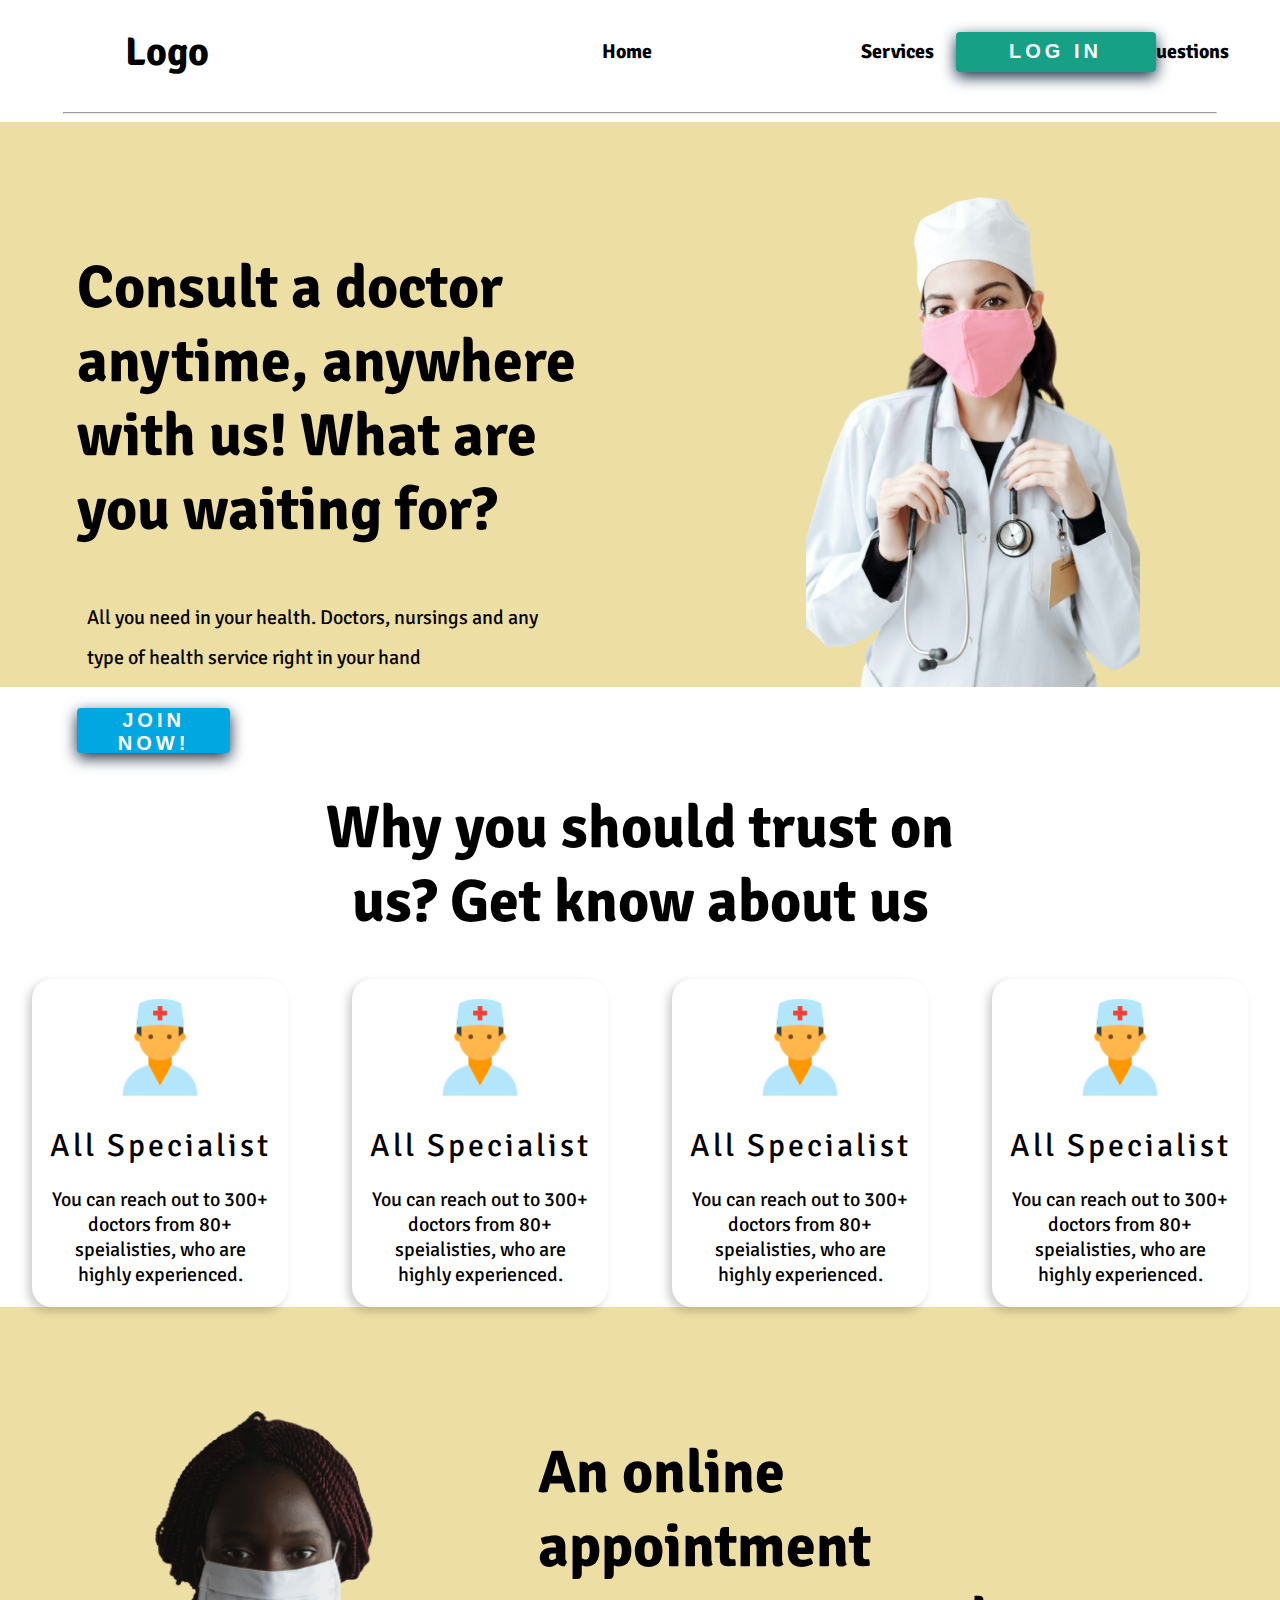
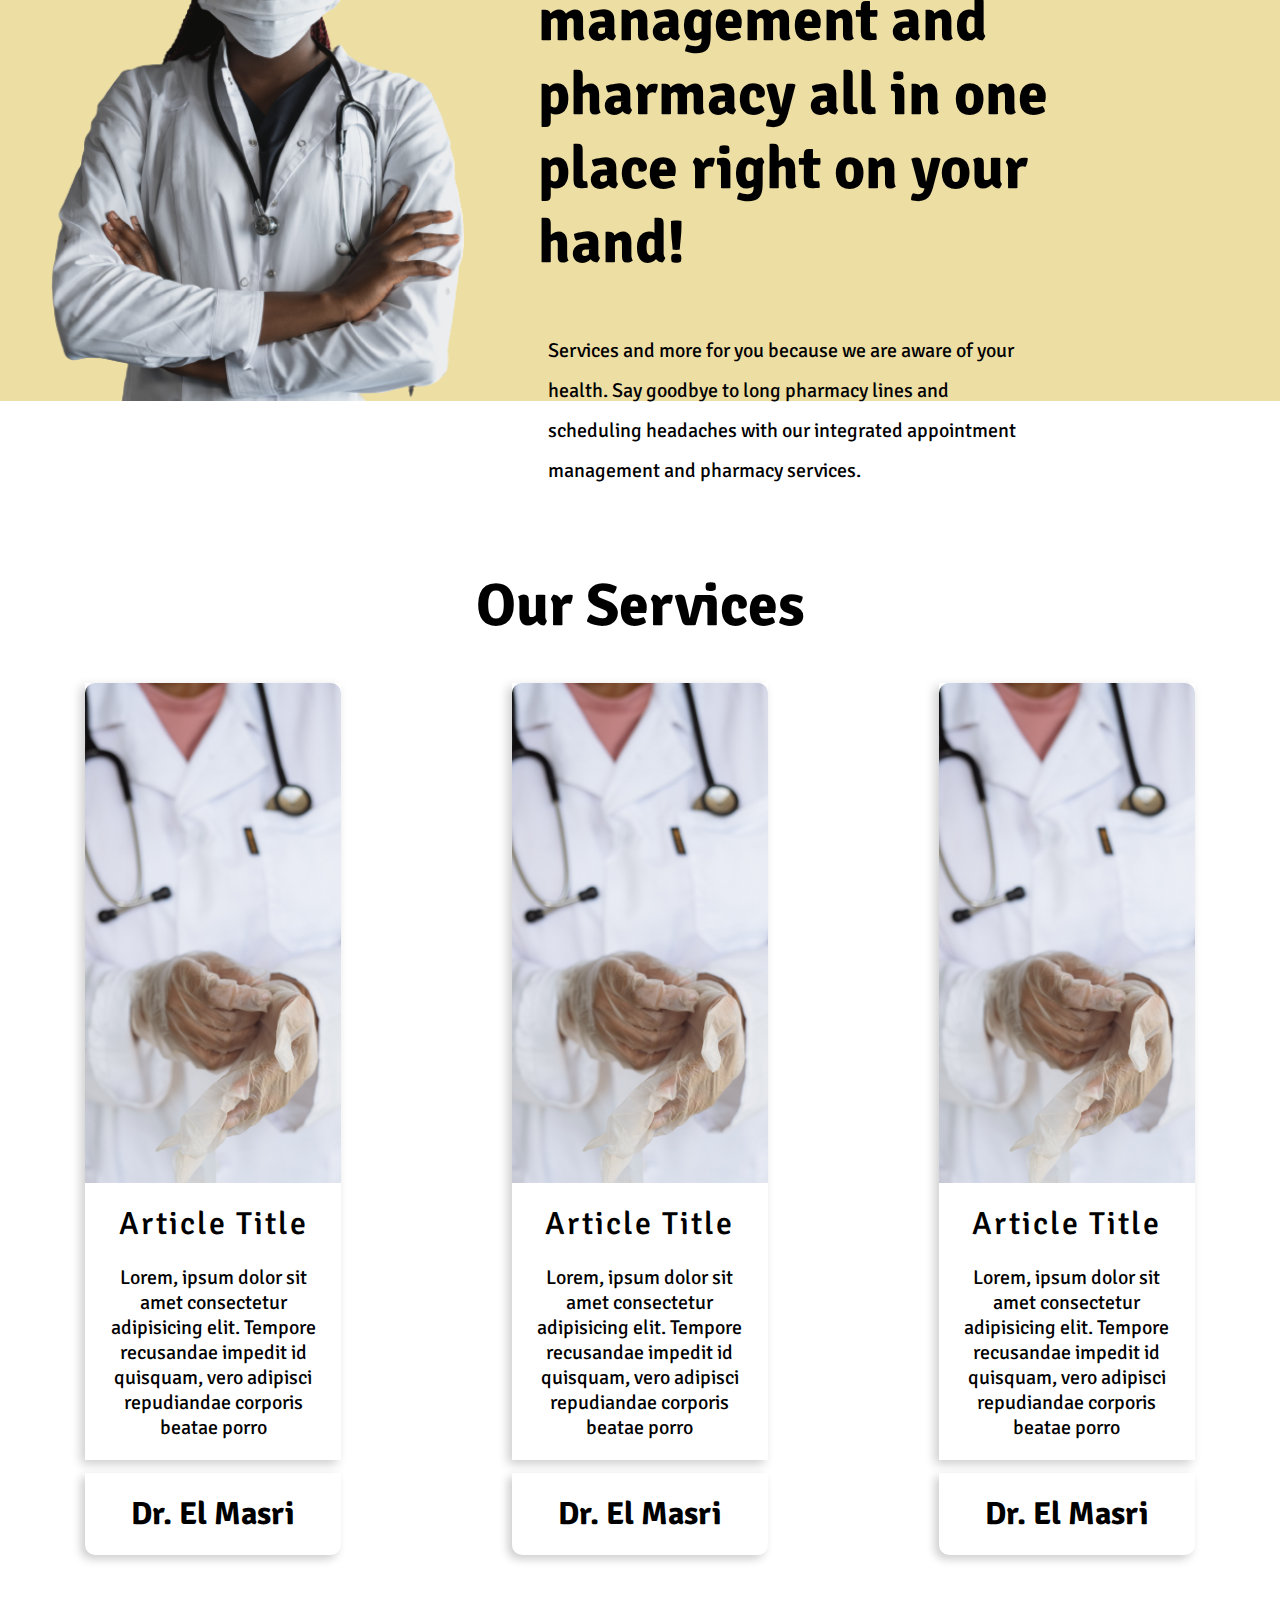
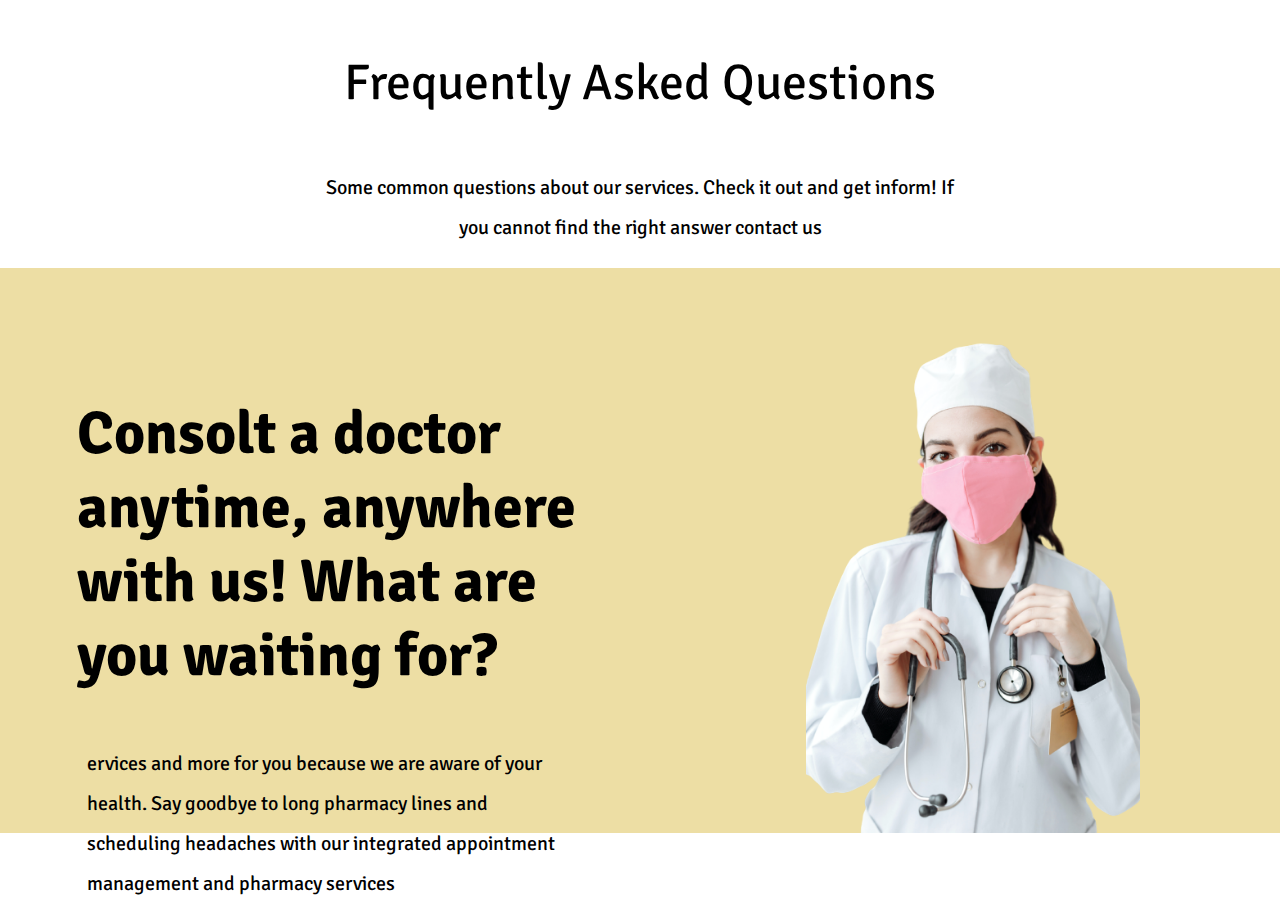
<file: index.html>
<!DOCTYPE html>
<html lang="en">
<head>
    <meta charset="UTF-8">
    <meta http-equiv="X-UA-Compatible" content="IE=edge">
    <meta name="viewport" content="width=device-width, initial-scale=1.0">
    <title>Hospital</title>
    <link rel="stylesheet" href="style.css">
</head>
<body>
    <header>
        <h1>Logo</h1>
        <ul>
            <li><a href="#">Home</a></li>
            <li><a href="#">Services</a></li>
            <li><a href="#">Questions</a></li>
        </ul>
        <button id="login" class="btn-effect">Log In</button>
    </header>
    <hr>
    <div class="header-welcome">
        <div class="header-text-section">
            <h1>Consult a doctor anytime, anywhere with us! What are you waiting for?</h1>
            <p>All you need in your health. Doctors, nursings and any 
                type of health service right in your hand</p>
                <button class="btn-effect">Join Now!</button>
        </div>
        <div class="header-img-section"></div>
    </div>
    <div class="transition-header">
        <h1>Why you should trust on us? Get know about us</h1>
    </div>
    <div class="header-list">
        <div class="list-component">
            <div class="icon"></div>
            <h1>All Specialist</h1>
            <p>You can reach out to 300+ doctors from 80+ speialisties, who are highly experienced.
            </p>
        </div>

        <div class="list-component">
            <div class="icon"></div>
            <h1>All Specialist</h1>
            <p>You can reach out to 300+ doctors from 80+ speialisties, who are highly experienced.
            </p>
        </div>

        <div class="list-component">
            <div class="icon"></div>
            <h1>All Specialist</h1>
            <p>You can reach out to 300+ doctors from 80+ speialisties, who are highly experienced.
            </p>
        </div>

        <div class="list-component">
            <div class="icon"></div>
            <h1>All Specialist</h1>
            <p>You can reach out to 300+ doctors from 80+ speialisties, who are highly experienced.
            </p>
        </div>
    </div>
    <div class="header-section2">
        <div class="section2-images"></div>
        <div class="header-text-section">
            <h1>An online appointment management and pharmacy all in one place right on your hand!</h1>
            <p>Services and more for you because we are aware of your health. 
                Say goodbye to long pharmacy lines and scheduling headaches 
                with our integrated appointment management and pharmacy services.</p>
        </div>
    </div>
    <div class="article-section">
        <div class="transition-header">
            <h1>Our Services</h1>
        </div>
        <div class="article-flex">
            <div class="article">
                <div class="img-article"></div>
                <h1>Article Title</h1>
                <p>Lorem, ipsum dolor sit amet consectetur adipisicing elit. 
                    Tempore recusandae impedit id quisquam, 
                    vero adipisci repudiandae corporis beatae porro
                </p>
            </div>
    
            <div class="article">
    
                <div class="img-article"></div>
                <h1>Article Title</h1>
                <p>Lorem, ipsum dolor sit amet consectetur adipisicing elit. 
                    Tempore recusandae impedit id quisquam, 
                    vero adipisci repudiandae corporis beatae porro
                </p>
            </div>
    
            <div class="article">
                <div class="img-article"></div>
                <h1>Article Title</h1>
                <p>Lorem, ipsum dolor sit amet consectetur adipisicing elit. 
                    Tempore recusandae impedit id quisquam, 
                    vero adipisci repudiandae corporis beatae porro
                </p>
            </div>
        </div>
        <div class="author-flex">
            <div class="author">
                <h1>Dr. El Masri</h1>
            </div>

            <div class="author">
                <h1>Dr. El Masri</h1>
            </div>

            <div class="author">
                <h1>Dr. El Masri</h1>
            </div>
        </div>
    </div>
    <div class="transition-header2">
        <h1>Frequently Asked Questions</h1>
        <p>Some common questions about our services. Check it out and get 
            inform! If you cannot find the right answer contact us</p>
    </div>
    <div class="header-welcome">
        <div class="header-text-section">
            <h1>Consolt a doctor anytime, anywhere with us! What are you waiting for?</h1>
            <p>ervices and more for you because we are aware of your health. 
                Say goodbye to long pharmacy lines and scheduling headaches 
                with our integrated appointment management and pharmacy services
            </p>
        </div>
        <div class="header-img-section"></div>
    </div>
    
    <script src="script.js"></script>
</body>
</html>
</file>
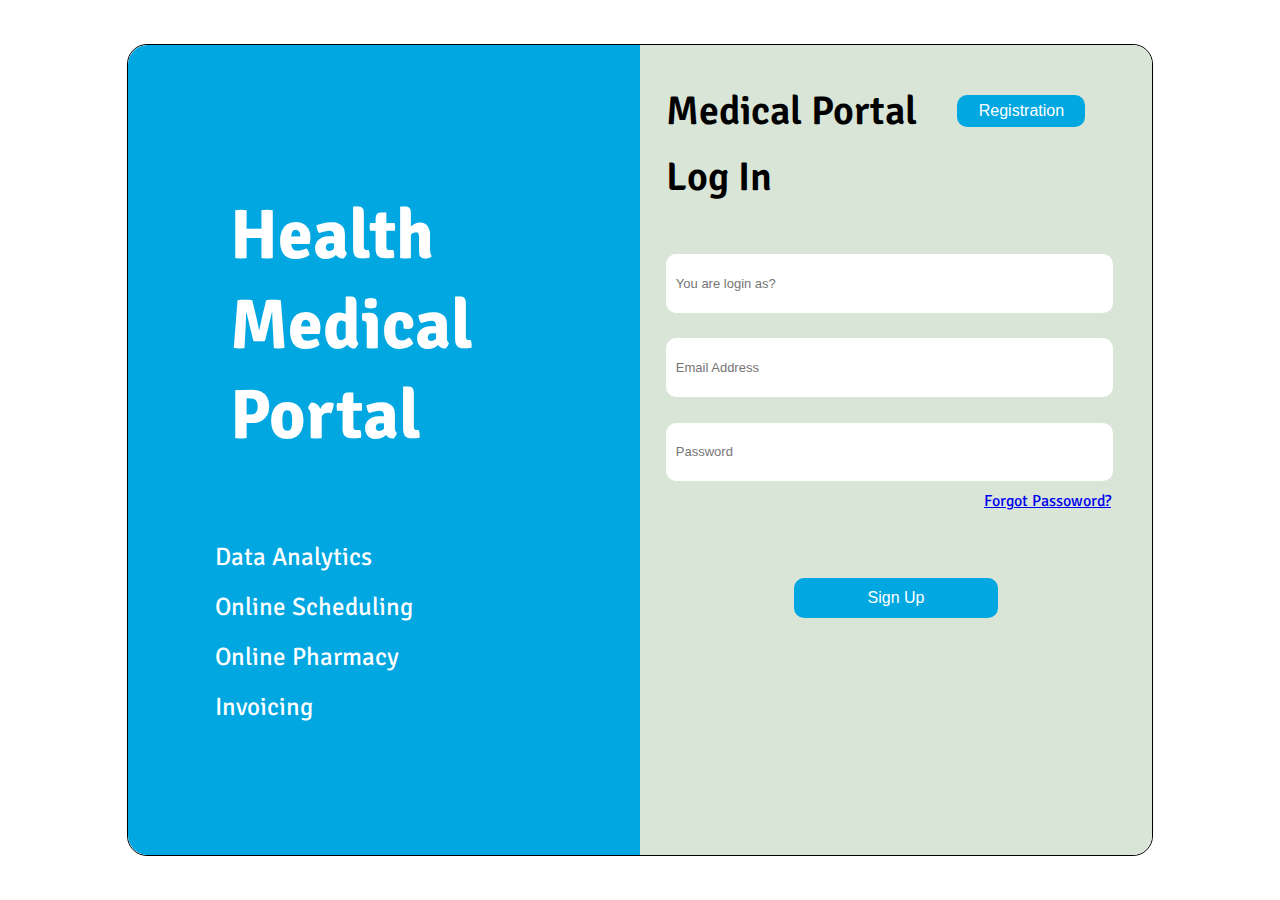
<file: pages/login.html>
<!DOCTYPE html>
<html lang="en">
<head>
    <meta charset="UTF-8">
    <meta http-equiv="X-UA-Compatible" content="IE=edge">
    <meta name="viewport" content="width=device-width, initial-scale=1.0">
    <title>Login</title>
    <link rel="stylesheet" href="../style/login.css">
</head>
<body>
    <div class="container">
        <div class="registration-container">
            <div class="registration-bg">
                <h1>Health Medical Portal</h1>
                <ul>
                    <li>Data Analytics</li>
                    <li>Online Scheduling</li>
                    <li>Online Pharmacy</li>
                    <li>Invoicing</li>
                </ul>
            </div>
            <div class="registration-input-section">
                <div class="top-section">
                    <p>Medical Portal</p>
                    <button type="button">Registration</button>
                </div>
                <h1>Log In</h1>
                <input type="text" placeholder="You are login as?">
                <input type="text" placeholder="Email Address" class="input-email">
                <input type="text" placeholder="Password" class="input-email">
                <div class="register-name">
                    <a href="#">Forgot Passoword?</a>
                </div>
                <div class="button-section">
                    <button type="button">Sign Up</button>
                </div>
            </div>
        </div>
    </div>
    
</body>
</html>
</file>
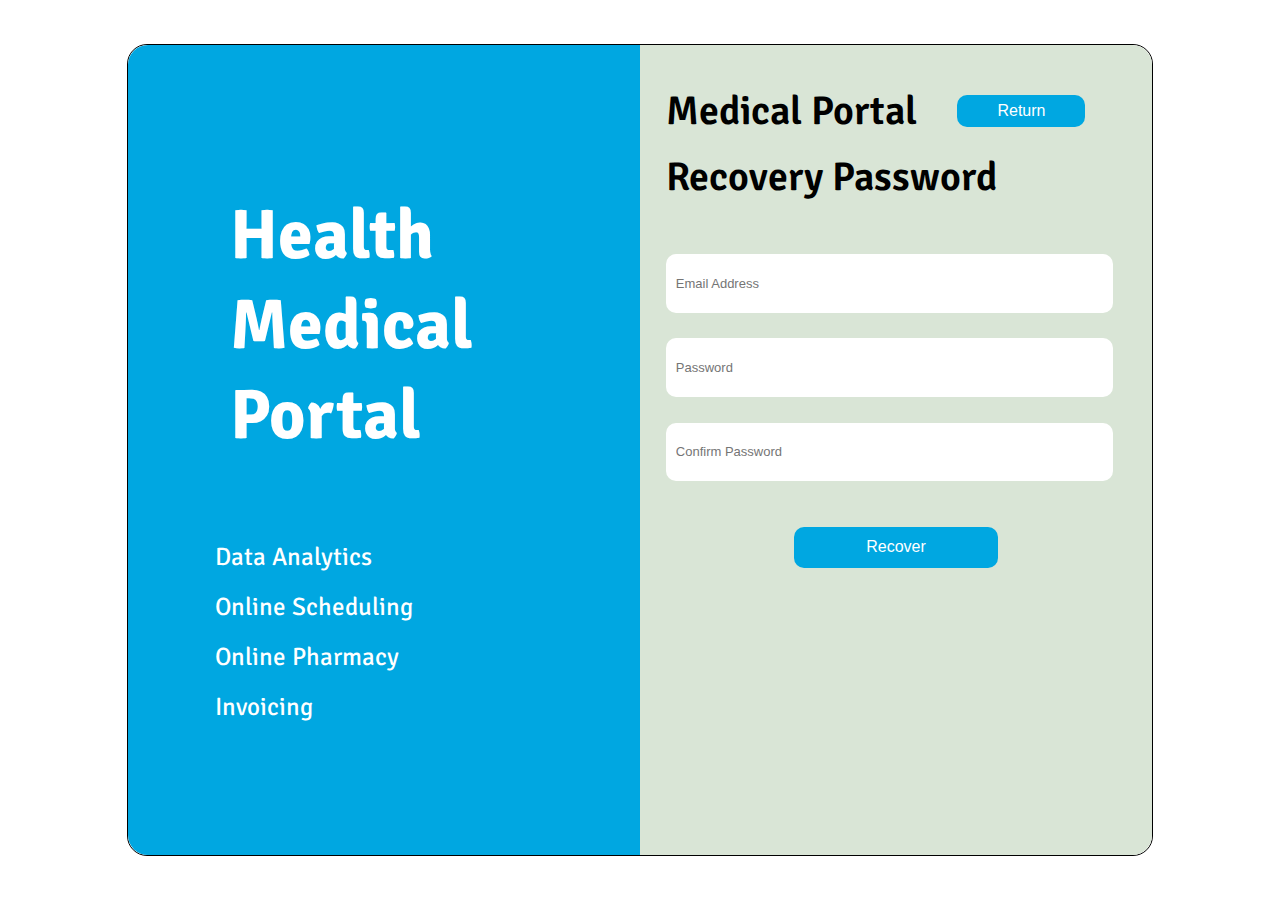
<file: pages/recovery_password.html>
<!DOCTYPE html>
<html lang="en">
<head>
    <meta charset="UTF-8">
    <meta http-equiv="X-UA-Compatible" content="IE=edge">
    <meta name="viewport" content="width=device-width, initial-scale=1.0">
    <title>Recovery Password</title>
    <link rel="stylesheet" href="../style/recovery_password.css">
</head>
<body>
    <div class="container">
        <div class="registration-container">
            <div class="registration-bg">
                <h1>Health Medical Portal</h1>
                <ul>
                    <li>Data Analytics</li>
                    <li>Online Scheduling</li>
                    <li>Online Pharmacy</li>
                    <li>Invoicing</li>
                </ul>
            </div>
            <div class="registration-input-section">
                <div class="top-section">
                    <p>Medical Portal</p>
                    <button type="button">Return</button>
                </div>
                <h1>Recovery Password</h1>
                <input type="text" placeholder="Email Address">
                <input type="text" placeholder="Password" class="input-email">
                <input type="text" placeholder="Confirm Password" class="input-email">
                <div class="button-section">
                    <button type="button">Recover</button>
                </div>
            </div>
        </div>
    </div>
    
</body>
</html>
</file>
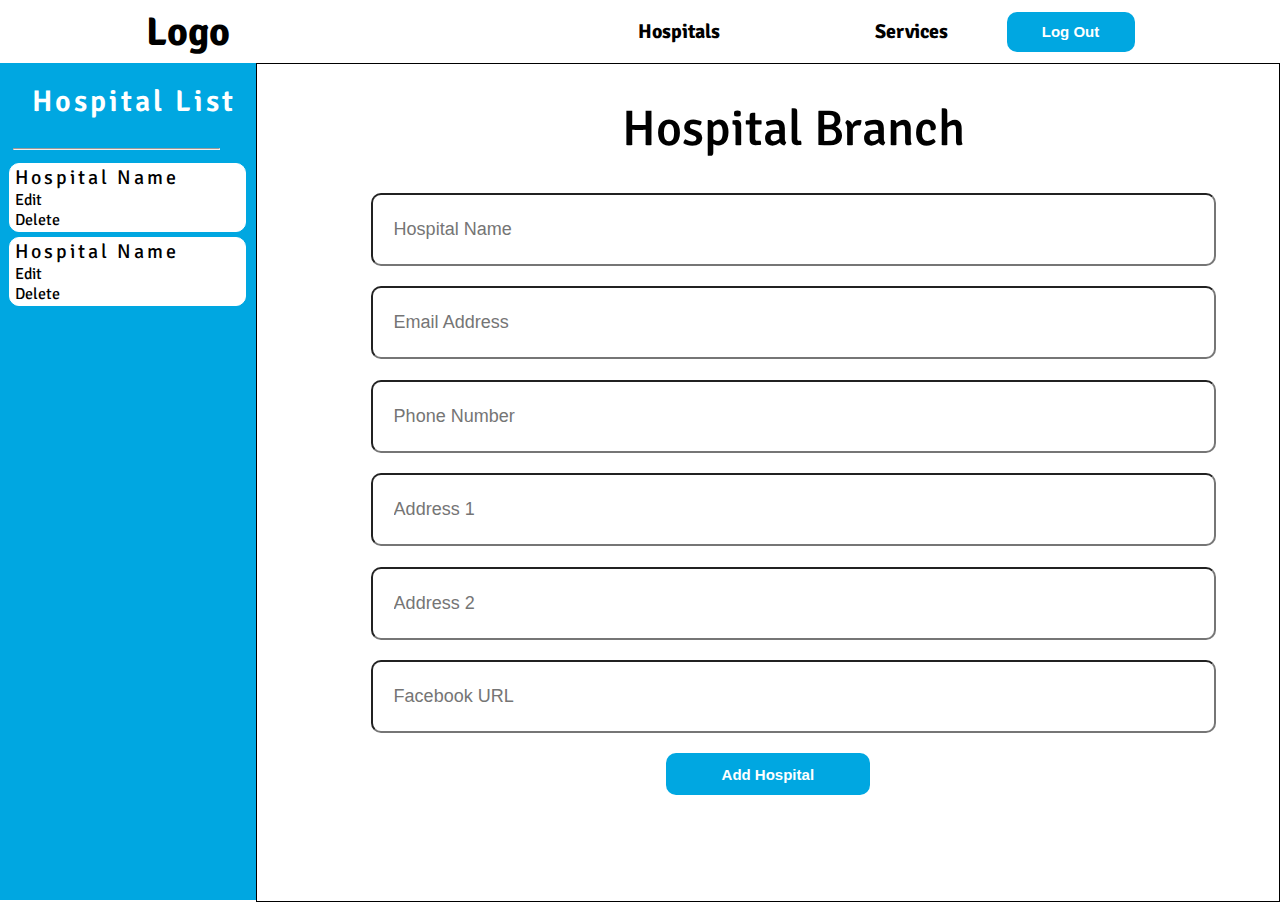
<file: admin_site/pages/dashboard.html>
<!DOCTYPE html>
<html lang="en">
<head>
    <meta charset="UTF-8">
    <meta http-equiv="X-UA-Compatible" content="IE=edge">
    <meta name="viewport" content="width=device-width, initial-scale=1.0">
    <title>Admin Dashboard</title>
    <link rel="stylesheet" href="../style/dashboard.css">
</head>
<body>
    <header>
        <h1>Logo</h1>
        <ul>
            <li><a href="#">Hospitals</a></li>
            <li><a href="#">Services</a></li>
        </ul>
        <button>Log Out</button>
    </header>
    <div class="wrapper">
        <div class="list-hospitals">
            <h1>Hospital List</h1>
            <hr>
            <div class="hospital-component">
                <h1>Hospital Name</h1>
                <p>Edit</p>
                <p>Delete</p>
            </div>

            <div class="hospital-component">
                <h1>Hospital Name</h1>
                <p>Edit</p>
                <p>Delete</p>
            </div>
        </div>
        <div class="add-hospital">
            <h1>Hospital Branch</h1>
            <input type="text" placeholder="Hospital Name">
            <input type="text" placeholder="Email Address">
            <input type="text" placeholder="Phone Number">
            <input type="text" placeholder="Address 1">
            <input type="text" placeholder="Address 2">
            <input type="text" placeholder="Facebook URL">
            <button>Add Hospital</button>
        </div>
    </div>
    
</body>
</html>
</file>
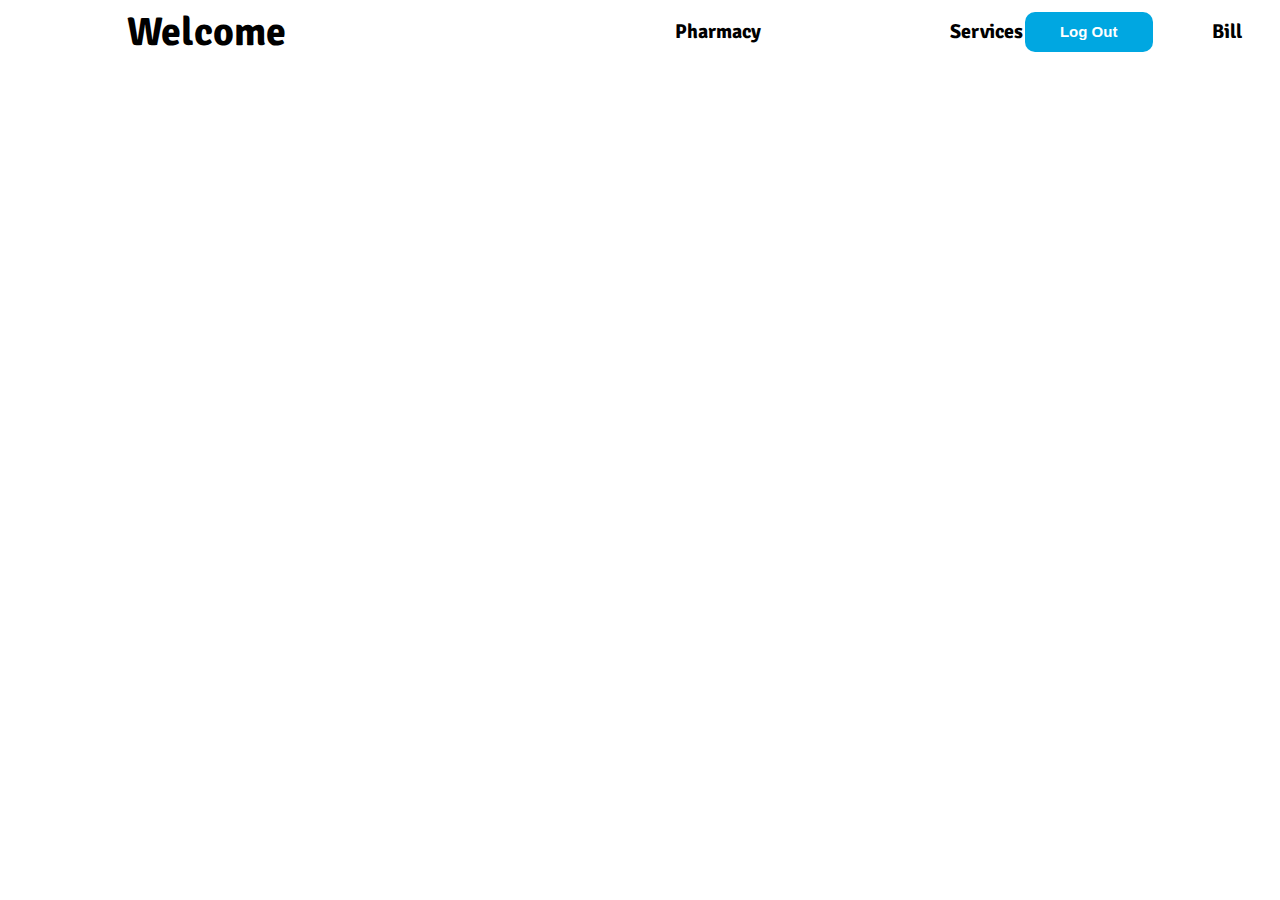
<file: patient_site/pages/bill.html>
<!DOCTYPE html>
<html lang="en">
<head>
    <meta charset="UTF-8">
    <meta http-equiv="X-UA-Compatible" content="IE=edge">
    <meta name="viewport" content="width=device-width, initial-scale=1.0">
    <title>Bill Page</title>
    <link rel="stylesheet" href="../style/bill.css">
</head>
<body>
    <header>
        <h1>Welcome</h1>
        <ul>
            <li><a href="../pages/patient_dashboard.html">Pharmacy</a></li>
            <li><a href="../pages/services.html">Services</a></li>
            <li><a href="../pages/bill.html">Bill</a></li>
        </ul>
        <button>Log Out</button>
    </header>
    
</body>
</html>
</file>
<file: style.css>
@import url('https://fonts.googleapis.com/css2?family=Bebas+Neue&family=Inter:wght@700;800;900&family=Orbitron:wght@500;900&family=Oswald:wght@200;300;500;600&family=Shantell+Sans:ital,wght@0,500;1,600&family=Signika:wght@300;400;500;600;700&display=swap');
body{
    margin: 0;
    padding: 0;
    font-family: 'Signika';
}
header{
    width: 100%;
    display: flex;
    justify-content: space-around;
    align-items: center;
}
header h1{
    font-size: 40px;

}
ul{
    display: flex;
    justify-content: space-around;
}
li{
    list-style: none;
    margin-left: 50%;
    margin-right: 50%;
    font-size: 20px;
    font-weight: bold;
}
li a{
    text-decoration: none;
    color: black;
}
button{
    width: 10%;
    height: 40px;
    border-radius: 10px;
    border: none;
    font-size: 15px;
    font-weight: bold;
    background-color: #00A7E1;
    color: white;
}
hr{
    width: 90%;
}
.header-welcome{
    width: 100%;
    display: flex;
    justify-content: space-around;
    background-color: #EDDEA4;
    padding-top: 5%;
}
.header-text-section{
    width: 40%;
    height: 50vh;
    padding: 2%;
}
.header-text-section h1{
    font-size: 60px;
}
.header-text-section p {
    font-size: 20px;
    padding: 2%;
    line-height: 40px;
}
.header-text-section button{
    width: 30%;
    height: 10%;
    background-color: #00A7E1;
    color: white;
}
.header-img-section{
    width: 40%;
    background-image: url(assets/header.png);
    background-position: center;
    background-size: contain;
    background-repeat: no-repeat;
}
.transition-header{
    width: 100%;
    display: flex;
    justify-content: center;
    align-items: center;
    
    padding-top: 5%;
}
.transition-header h1{
    font-size: 60px;
    width: 50%;
    text-align: center;
}
.header-list{
    display: flex;
    justify-content: space-around;
    width: 100%;
}
.list-component{
    display: flex;
    flex-direction: column;
    justify-content: center;
    align-items: center;
    width: 20%;
    box-shadow: -4px 4px 10px rgba(0, 0, 0, 0.2);
    border-radius: 20px;
}
.list-component .icon{
    width: 30%;
    height: 100px;
    background-image: url(assets/doctor-icon.png);
    background-position: center;
    background-size: cover;
    background-repeat: no-repeat;
    padding-top: 5%;
    margin-top: 5%;
}
.list-component h1{
    font-weight: 400;
    letter-spacing: 3px;
}
.list-component p{
    font-size: 20px;
    padding-left: 7%;
    padding-right: 7%;
    text-align: center;
    margin-top: 0;
}
.header-section2{
    width: 100%;
    display: flex;
    padding-top: 5%;
    background-color: #EDDEA4;
}
.section2-images{
    width: 40%;
    height: 70vh;
    background-image: url(assets/header2.png);
    background-position: center;
    background-size: contain;
    background-repeat: no-repeat;
}
.article-section{
    width: 100%;
    padding-top: 5%;
}
.article-flex{
    display: flex;
    justify-content: space-around;
}
.article{
    width: 20%;
    display: flex;
    flex-direction: column;
    align-items: center;
    box-shadow: -4px 4px 10px rgba(0, 0, 0, 0.2);
}
.img-article{
    width: 100%;
    height: 500px;
    background-image: url(assets/article1.jpg);
    background-position: center;
    background-size: cover;
    background-repeat: no-repeat;
    justify-content: center;
    border-radius: 10px 10px 0 0;
}
.article h1{
    font-weight: 500;
    letter-spacing: 2px;
}
.article p{
    font-size: 20px;
    padding-left: 7%;
    padding-right: 7%;
    text-align: center;
    margin-top: 0;
}
.author-flex{
    padding-top: 1%;
    width: 100%;
    display: flex;
    justify-content: space-around;
}
.author{
    width: 20%;
    display: flex;
    flex-direction: column;
    align-items: center;
    border-radius: 0 0 10px 10px;
    box-shadow: -4px 4px 10px rgba(0, 0, 0, 0.2);
}
.transition-header2{
    width: 100%;
    display: flex;
    flex-direction: column;
    justify-content: center;
    align-items: center;
    padding-top: 5%;
}
.transition-header2 h1{
    font-size: 50px;
    font-weight: 400;
    width: 50%;
    text-align: center;
}
.transition-header2 p{
    font-size: 20px;
    font-weight: 400;
    width: 50%;
    text-align: center;
    line-height: 40px;
}

.btn-effect {
    text-transform: uppercase;
    cursor: pointer;
    font-size: 20px;
    letter-spacing: 4px;
    position: relative;
    background-color: #16a085;
    border: none;
    color: #fff;
    width: 200px;
    transition-duration: 0.4s;
    overflow: hidden;
    box-shadow: 0 5px 15px #193047;
    border-radius: 4px;
  }
  
  .btn-effect:hover {
    background: #fff;
    box-shadow: 0px 2px 10px 5px #1abc9c;
    color: #000;
  }
  
  .btn-effect:after {
    content: "";
    background: #1abc9c;
    display: block;
    position: absolute;
    padding-top: 300%;
    padding-left: 350%;
    margin-left: -20px !important;
    margin-top: -120%;
    opacity: 0;
    transition: all 0.8s
  }
  
  .btn-effect:active:after {
    padding: 0;
    margin: 0;
    opacity: 1;
    transition: 0s
  }
  
  .btn-effect:focus { outline:0; }
</file>
<file: style/login.css>
@import url('https://fonts.googleapis.com/css2?family=Bebas+Neue&family=Inter:wght@700;800;900&family=Orbitron:wght@500;900&family=Oswald:wght@200;300;500;600&family=Shantell+Sans:ital,wght@0,500;1,600&family=Signika:wght@300;400;500;600;700&display=swap');
body{
    margin: 0;
    padding: 0;
    font-family: 'Signika';
}
.container{
    width: 100%;
    height: 100vh;
    display: flex;
    justify-content: center;
    align-items: center;
    
}
.registration-container{
    border: 1px solid black;
    width: 80%;
    height: 90vh;
    display: flex;
    border-radius: 20px;
}
.registration-bg{
    background-color: #00A7E1;
    border-radius: 20px 0 0 20px;
    width: 50%;
    display: flex;
    flex-direction: column;
    justify-content: center;
    align-items: center;
}
.registration-bg h1{
    font-size: 70px;
    width: 60%;
    line-height: 90px;
    color: white;
}
.registration-bg ul{
    font-size: 25px;
    list-style: none;
    line-height: 50px;
    color: white;
    padding-right: 35%;
}
.registration-input-section{
    width: 50%;
    background-color: #D9E5D6;
    border-radius: 0 20px 20px 0;
}
.top-section{
    display: flex;
    justify-content: space-between;
    align-items: center;
    height: 10%;
    padding-top: 5%;
}
.top-section p{
    font-size: 40px;
    font-weight: 600;
    padding-left: 5%;
}
.top-section button{
    width: 25%;
    height: 40%;
    font-size: medium;
    border-radius: 10px;
    border: none;
    background-color: #00A7E1;
    color: white;
    margin-right: 13%;
    cursor: pointer;
}
.registration-input-section > h1{
    font-size: 40px;
    font-weight: 600;
    margin-left: 5%;
    margin-top: 0;
}
.registration-input-section input{
    width: 85%;
    height: 7%;
    margin-left: 2%;
    border: none;
    border-radius: 10px;
    color: black;
    font-size: small;
    margin-left: 5%;
    margin-top: 5%;
    padding-left: 2%;
}
.register-name{
    display: flex;
    justify-content: flex-end;
    align-items: center;
    margin-bottom: 7%;
    width: 87%;
    height: 5%;
    margin-left: 5%;

}
.button-section{
    width: 100%;
    height: 10%;
    margin-top: 5%;
    display: flex;
    justify-content: center;
    align-items: center;
}
.button-section button{
    width: 40%;
    height: 50%;
    border: none;
    border-radius: 10px;
    background-color: #00A7E1;
    color: white;
    font-size: medium;
    cursor: pointer;
}
</file>
<file: style/recovery_password.css>
@import url('https://fonts.googleapis.com/css2?family=Bebas+Neue&family=Inter:wght@700;800;900&family=Orbitron:wght@500;900&family=Oswald:wght@200;300;500;600&family=Shantell+Sans:ital,wght@0,500;1,600&family=Signika:wght@300;400;500;600;700&display=swap');
body{
    margin: 0;
    padding: 0;
    font-family: 'Signika';
}
.container{
    width: 100%;
    height: 100vh;
    display: flex;
    justify-content: center;
    align-items: center;
    
}
.registration-container{
    border: 1px solid black;
    width: 80%;
    height: 90vh;
    display: flex;
    border-radius: 20px;
}
.registration-bg{
    background-color: #00A7E1;
    border-radius: 20px 0 0 20px;
    width: 50%;
    display: flex;
    flex-direction: column;
    justify-content: center;
    align-items: center;
}
.registration-bg h1{
    font-size: 70px;
    width: 60%;
    line-height: 90px;
    color: white;
}
.registration-bg ul{
    font-size: 25px;
    list-style: none;
    line-height: 50px;
    color: white;
    padding-right: 35%;
}
.registration-input-section{
    width: 50%;
    background-color: #D9E5D6;
    border-radius: 0 20px 20px 0;
}
.top-section{
    display: flex;
    justify-content: space-between;
    align-items: center;
    height: 10%;
    padding-top: 5%;
}
.top-section p{
    font-size: 40px;
    font-weight: 600;
    padding-left: 5%;
}
.top-section button{
    width: 25%;
    height: 40%;
    font-size: medium;
    border-radius: 10px;
    border: none;
    background-color: #00A7E1;
    color: white;
    margin-right: 13%;
    cursor: pointer;
}
.registration-input-section > h1{
    font-size: 40px;
    font-weight: 600;
    margin-left: 5%;
    margin-top: 0;
}
.registration-input-section input{
    width: 85%;
    height: 7%;
    margin-left: 2%;
    border: none;
    border-radius: 10px;
    color: black;
    font-size: small;
    margin-left: 5%;
    margin-top: 5%;
    padding-left: 2%;
}
.register-name{
    display: flex;
    justify-content: flex-end;
    align-items: center;
    margin-bottom: 7%;
    width: 87%;
    height: 5%;
    margin-left: 5%;

}
.button-section{
    width: 100%;
    height: 10%;
    margin-top: 5%;
    display: flex;
    justify-content: center;
    align-items: center;
}
.button-section button{
    width: 40%;
    height: 50%;
    border: none;
    border-radius: 10px;
    background-color: #00A7E1;
    color: white;
    font-size: medium;
    cursor: pointer;
}
</file>
<file: admin_site/style/dashboard.css>
@import url('https://fonts.googleapis.com/css2?family=Bebas+Neue&family=Inter:wght@700;800;900&family=Orbitron:wght@500;900&family=Oswald:wght@200;300;500;600&family=Shantell+Sans:ital,wght@0,500;1,600&family=Signika:wght@300;400;500;600;700&display=swap');
body{
    margin: 0;
    padding: 0;
    font-family: 'Signika';
}
header{
    width: 100%;
    height: 7vh;
    display: flex;
    justify-content: space-around;
    align-items: center;
}
header h1{
    font-size: 40px;

}
ul{
    display: flex;
    justify-content: space-around;
}
li{
    list-style: none;
    margin-left: 50%;
    margin-right: 50%;
    font-size: 20px;
    font-weight: bold;
}
li a{
    text-decoration: none;
    color: black;
}
button{
    width: 10%;
    height: 40px;
    border-radius: 10px;
    border: none;
    font-size: 15px;
    font-weight: bold;
    background-color: #00A7E1;
    color: white;
}
.wrapper{
    width: 100%;
    display: flex;
}
.list-hospitals{
    background-color: #00A7E1;
    width: 20%;
    height: 93vh;
    display: flex;
    flex-direction: column;
    align-items: center;
}
.list-hospitals h1{
    font-size: 30px;
    font-weight: 600;
    margin-left: 5%;
    letter-spacing: 3px;
    color: white;
}
.list-hospitals hr{
    width: 80%;
    margin-right: 14%;
    
}
.hospital-component{
    border: 1px solid white;
    background-color: white;
    width: 90%;
    height: 8%;
    display: flex;
    justify-content: center;
    align-items: flex-start;
    flex-direction: column;
    padding-left: 2%;
    border-radius: 10px;
    margin-top: 2%;
}
.hospital-component h1{
    font-size: 20px;
    font-weight: 400;
    margin: 0;
    color: black;
}
.hospital-component p{
    margin: 0;
}
.add-hospital{
    border: 1px solid black;
    width: 80%;
    height: 93vh;
    display: flex;
    flex-direction: column;
    align-items: center;
}
.add-hospital h1{
    font-size: 50px;
    font-weight: 500;
    margin-left: 5%;
}
.add-hospital input{
    width: 80%;
    height: 8%;
    margin-left: 5%;
    margin-bottom: 2%;
    border-radius: 10px;
    padding-left: 2%;
    font-size: large;
}
.add-hospital button{
    width: 20%;
    height: 5%;
}
</file>
<file: patient_site/style/bill.css>
@import url('https://fonts.googleapis.com/css2?family=Bebas+Neue&family=Inter:wght@700;800;900&family=Orbitron:wght@500;900&family=Oswald:wght@200;300;500;600&family=Shantell+Sans:ital,wght@0,500;1,600&family=Signika:wght@300;400;500;600;700&display=swap');
body{
    margin: 0;
    padding: 0;
    font-family: 'Signika';
}
header{
    width: 100%;
    height: 7vh;
    display: flex;
    justify-content: space-around;
    align-items: center;
}
header h1{
    font-size: 40px;

}
ul{
    display: flex;
    justify-content: space-around;
}
li{
    list-style: none;
    margin-left: 50%;
    margin-right: 50%;
    font-size: 20px;
    font-weight: bold;
}
li a{
    text-decoration: none;
    color: black;
}
button{
    width: 10%;
    height: 40px;
    border-radius: 10px;
    border: none;
    font-size: 15px;
    font-weight: bold;
    background-color: #00A7E1;
    color: white;
}
</file>
